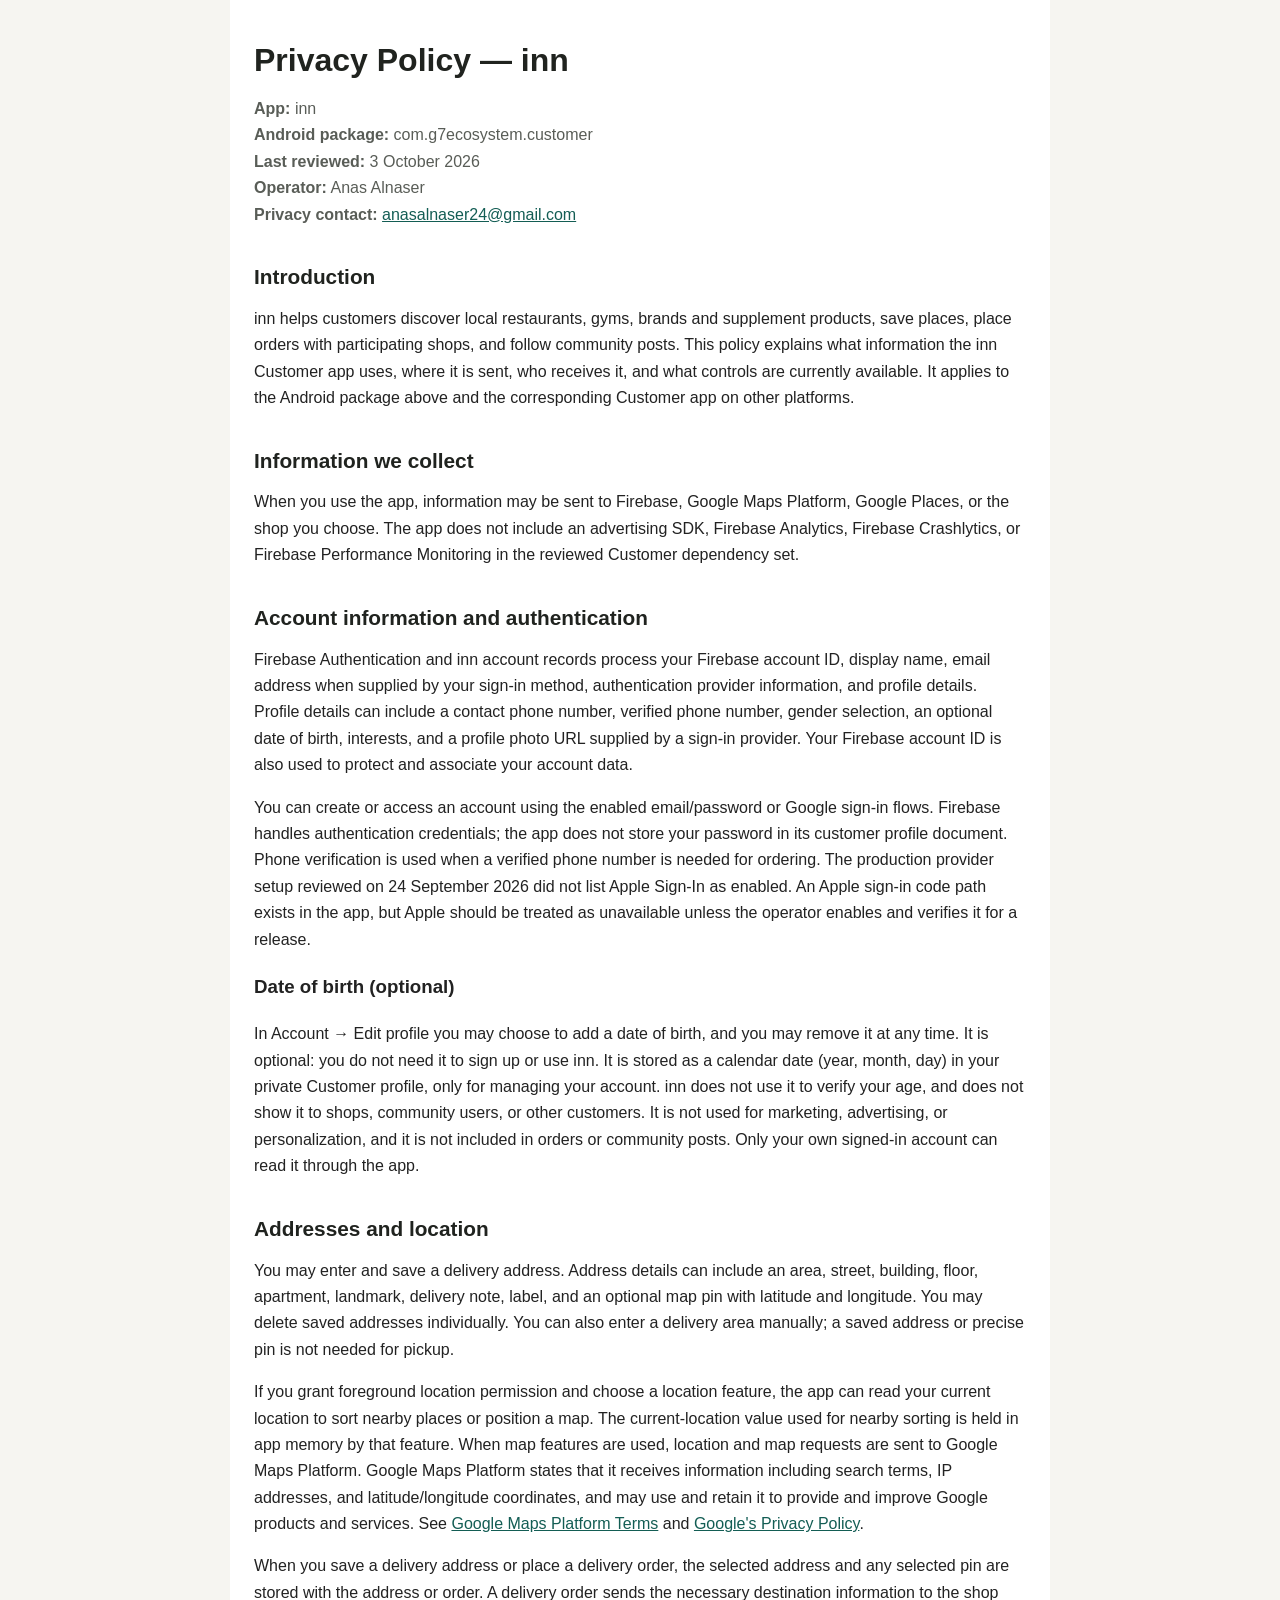
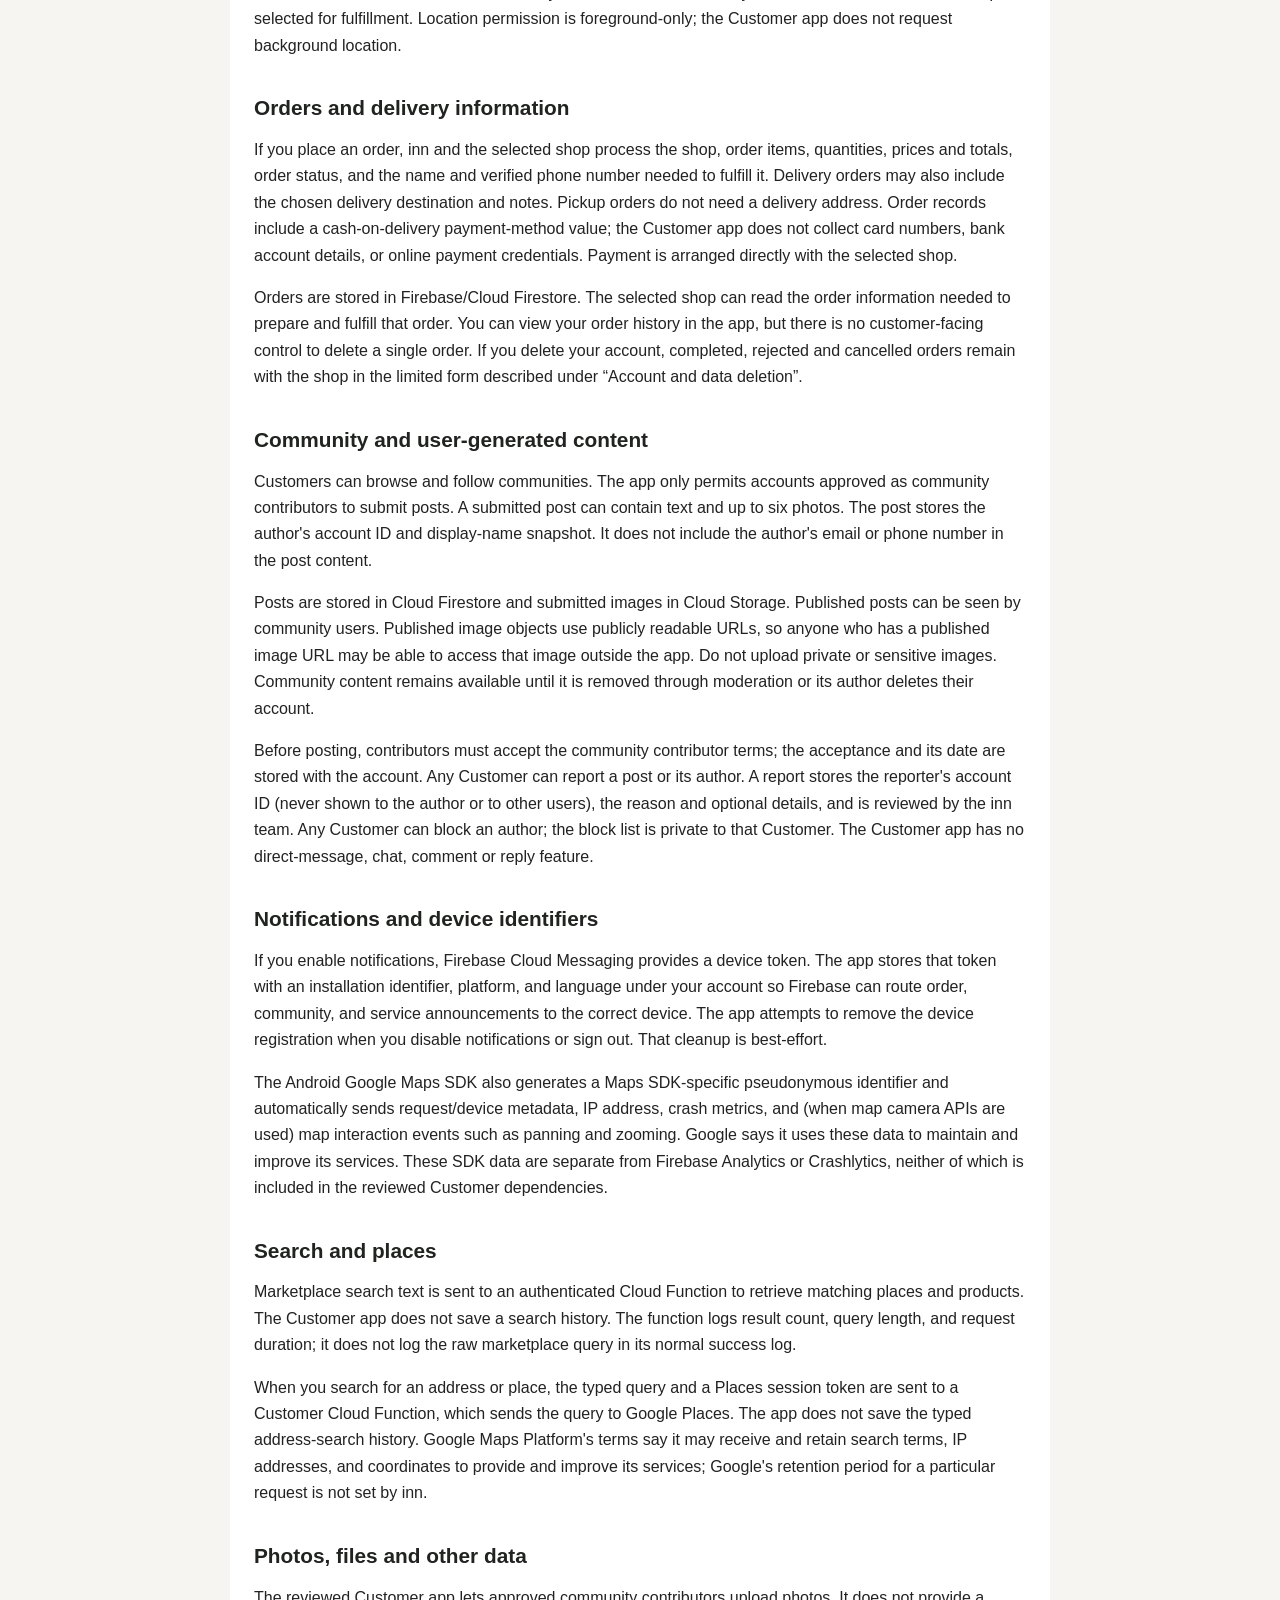
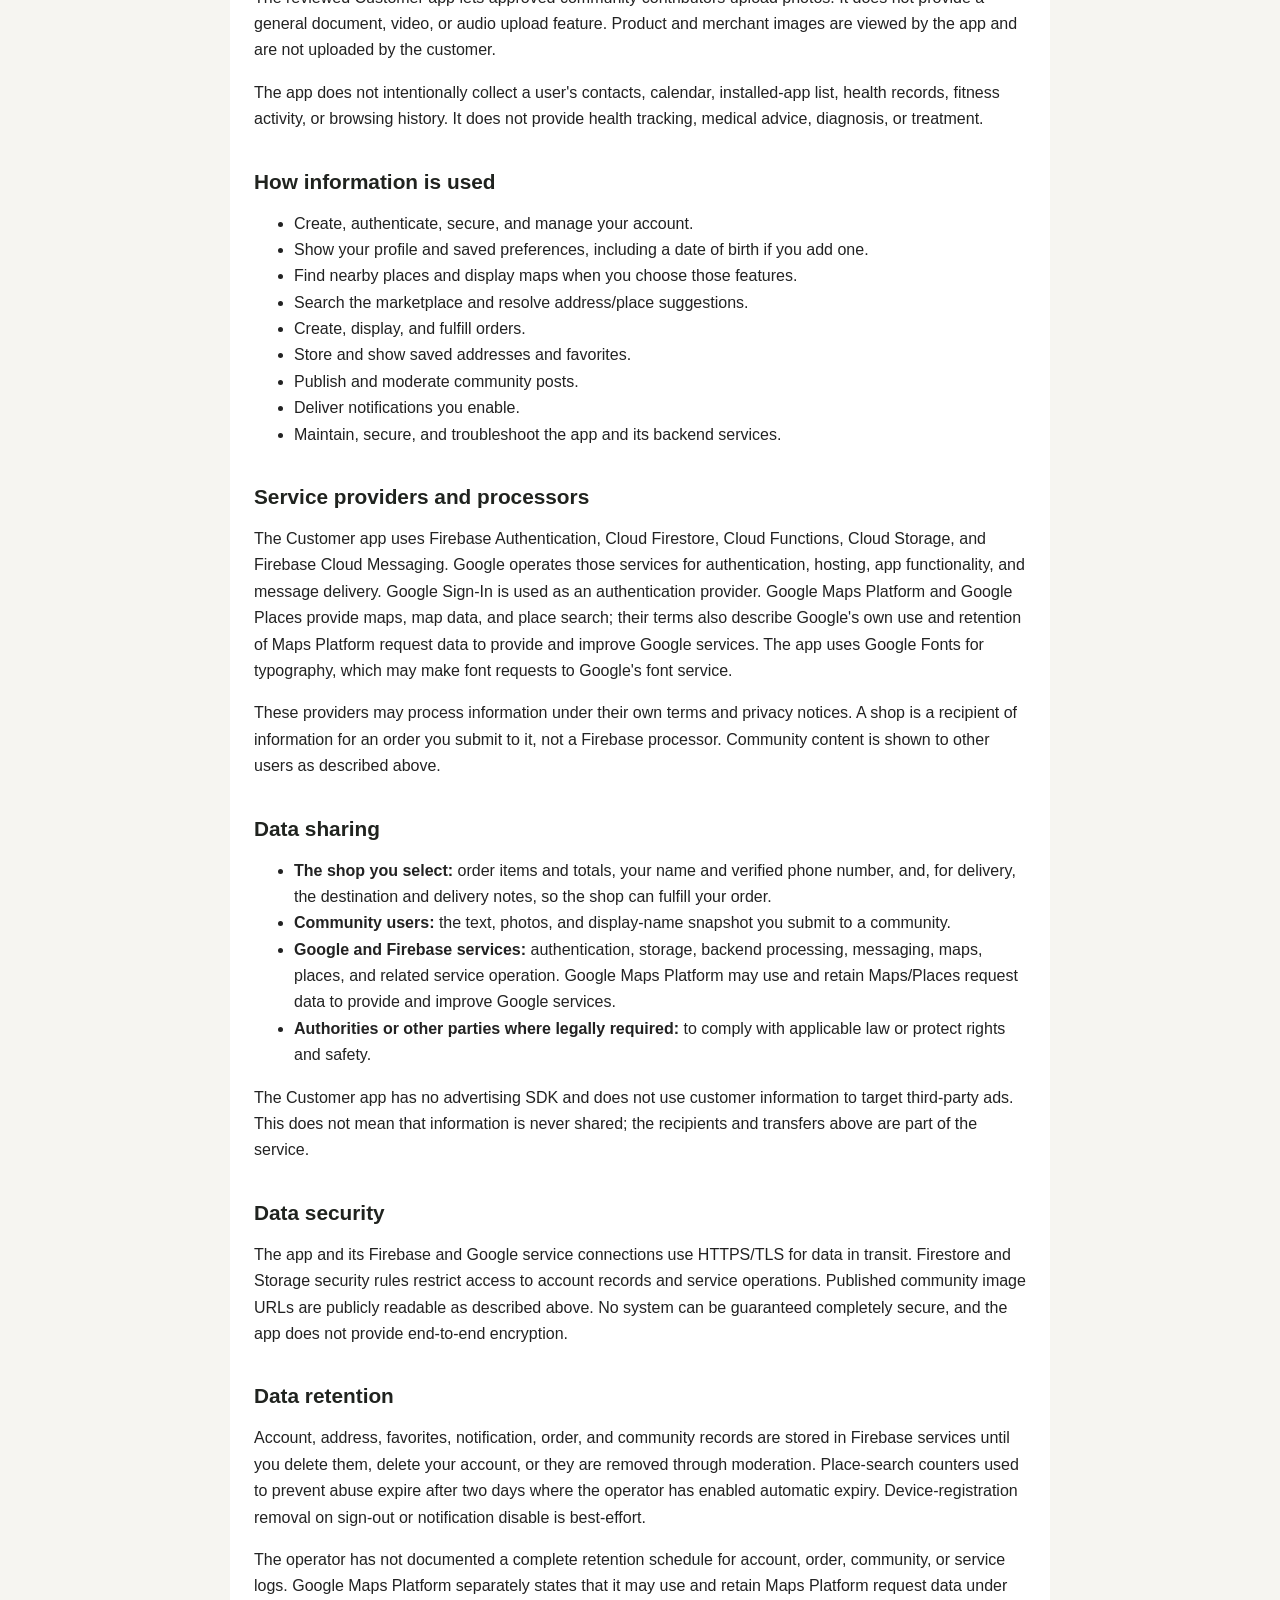
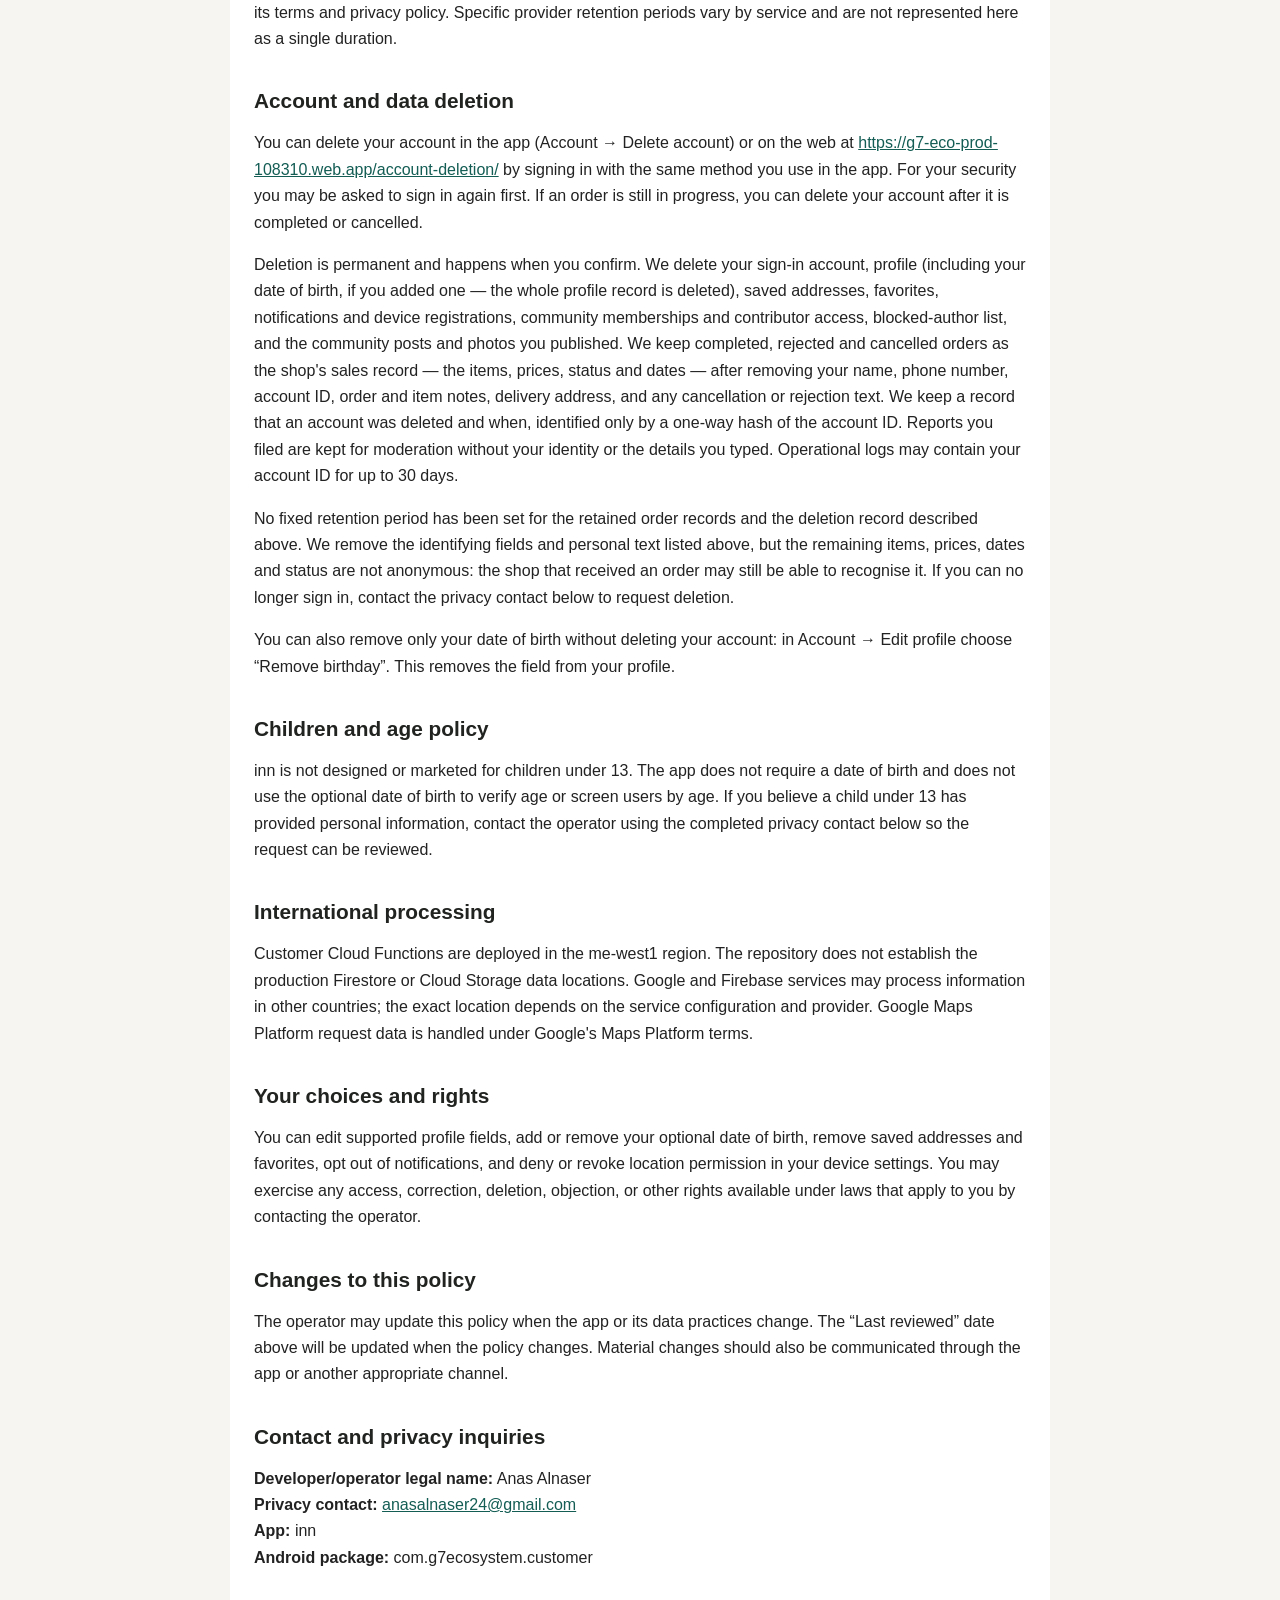
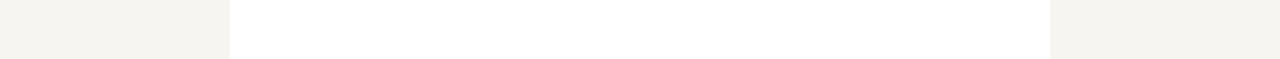
<file: customer/index.html>
<!doctype html>
<html lang="en">
  <head>
    <meta charset="utf-8">
    <meta name="viewport" content="width=device-width, initial-scale=1">
    <meta name="robots" content="index,follow">
    <title>Privacy Policy — inn</title>
    <style>
      :root { color-scheme: light; font-family: Inter, Arial, sans-serif; color: #222; background: #f6f5f1; }
      body { margin: 0; line-height: 1.65; }
      main { box-sizing: border-box; max-width: 820px; margin: 0 auto; padding: 40px 24px 72px; background: #fff; }
      h1, h2 { line-height: 1.25; color: #20231f; }
      h1 { margin: 0 0 12px; font-size: 2rem; }
      h2 { margin: 36px 0 10px; font-size: 1.3rem; }
      p, li { font-size: 1rem; }
      .meta { color: #595d57; }
      a { color: #135d54; }
      @media (max-width: 600px) { main { padding: 28px 18px 48px; } h1 { font-size: 1.7rem; } }
    </style>
  </head>
  <body>
    <main>
      <h1>Privacy Policy — inn</h1>
      <p class="meta"><strong>App:</strong> inn<br>
        <strong>Android package:</strong> com.g7ecosystem.customer<br>
        <strong>Last reviewed:</strong> 3 October 2026<br>
        <strong>Operator:</strong> Anas Alnaser<br>
        <strong>Privacy contact:</strong> <a href="mailto:anasalnaser24@gmail.com">anasalnaser24@gmail.com</a></p>

      <h2>Introduction</h2>
      <p>inn helps customers discover local restaurants, gyms, brands and supplement products, save places, place orders with participating shops, and follow community posts. This policy explains what information the inn Customer app uses, where it is sent, who receives it, and what controls are currently available. It applies to the Android package above and the corresponding Customer app on other platforms.</p>

      <h2>Information we collect</h2>
      <p>When you use the app, information may be sent to Firebase, Google Maps Platform, Google Places, or the shop you choose. The app does not include an advertising SDK, Firebase Analytics, Firebase Crashlytics, or Firebase Performance Monitoring in the reviewed Customer dependency set.</p>

      <h2>Account information and authentication</h2>
      <p>Firebase Authentication and inn account records process your Firebase account ID, display name, email address when supplied by your sign-in method, authentication provider information, and profile details. Profile details can include a contact phone number, verified phone number, gender selection, an optional date of birth, interests, and a profile photo URL supplied by a sign-in provider. Your Firebase account ID is also used to protect and associate your account data.</p>
      <p>You can create or access an account using the enabled email/password or Google sign-in flows. Firebase handles authentication credentials; the app does not store your password in its customer profile document. Phone verification is used when a verified phone number is needed for ordering. The production provider setup reviewed on 24 September 2026 did not list Apple Sign-In as enabled. An Apple sign-in code path exists in the app, but Apple should be treated as unavailable unless the operator enables and verifies it for a release.</p>

      <h3>Date of birth (optional)</h3>
      <p>In Account → Edit profile you may choose to add a date of birth, and you may remove it at any time. It is optional: you do not need it to sign up or use inn. It is stored as a calendar date (year, month, day) in your private Customer profile, only for managing your account. inn does not use it to verify your age, and does not show it to shops, community users, or other customers. It is not used for marketing, advertising, or personalization, and it is not included in orders or community posts. Only your own signed-in account can read it through the app.</p>

      <h2>Addresses and location</h2>
      <p>You may enter and save a delivery address. Address details can include an area, street, building, floor, apartment, landmark, delivery note, label, and an optional map pin with latitude and longitude. You may delete saved addresses individually. You can also enter a delivery area manually; a saved address or precise pin is not needed for pickup.</p>
      <p>If you grant foreground location permission and choose a location feature, the app can read your current location to sort nearby places or position a map. The current-location value used for nearby sorting is held in app memory by that feature. When map features are used, location and map requests are sent to Google Maps Platform. Google Maps Platform states that it receives information including search terms, IP addresses, and latitude/longitude coordinates, and may use and retain it to provide and improve Google products and services. See <a href="https://cloud.google.com/maps-platform/terms">Google Maps Platform Terms</a> and <a href="https://policies.google.com/privacy">Google's Privacy Policy</a>.</p>
      <p>When you save a delivery address or place a delivery order, the selected address and any selected pin are stored with the address or order. A delivery order sends the necessary destination information to the shop selected for fulfillment. Location permission is foreground-only; the Customer app does not request background location.</p>

      <h2>Orders and delivery information</h2>
      <p>If you place an order, inn and the selected shop process the shop, order items, quantities, prices and totals, order status, and the name and verified phone number needed to fulfill it. Delivery orders may also include the chosen delivery destination and notes. Pickup orders do not need a delivery address. Order records include a cash-on-delivery payment-method value; the Customer app does not collect card numbers, bank account details, or online payment credentials. Payment is arranged directly with the selected shop.</p>
      <p>Orders are stored in Firebase/Cloud Firestore. The selected shop can read the order information needed to prepare and fulfill that order. You can view your order history in the app, but there is no customer-facing control to delete a single order. If you delete your account, completed, rejected and cancelled orders remain with the shop in the limited form described under “Account and data deletion”.</p>

      <h2>Community and user-generated content</h2>
      <p>Customers can browse and follow communities. The app only permits accounts approved as community contributors to submit posts. A submitted post can contain text and up to six photos. The post stores the author's account ID and display-name snapshot. It does not include the author's email or phone number in the post content.</p>
      <p>Posts are stored in Cloud Firestore and submitted images in Cloud Storage. Published posts can be seen by community users. Published image objects use publicly readable URLs, so anyone who has a published image URL may be able to access that image outside the app. Do not upload private or sensitive images. Community content remains available until it is removed through moderation or its author deletes their account.</p>
      <p>Before posting, contributors must accept the community contributor terms; the acceptance and its date are stored with the account. Any Customer can report a post or its author. A report stores the reporter's account ID (never shown to the author or to other users), the reason and optional details, and is reviewed by the inn team. Any Customer can block an author; the block list is private to that Customer. The Customer app has no direct-message, chat, comment or reply feature.</p>

      <h2>Notifications and device identifiers</h2>
      <p>If you enable notifications, Firebase Cloud Messaging provides a device token. The app stores that token with an installation identifier, platform, and language under your account so Firebase can route order, community, and service announcements to the correct device. The app attempts to remove the device registration when you disable notifications or sign out. That cleanup is best-effort.</p>
      <p>The Android Google Maps SDK also generates a Maps SDK-specific pseudonymous identifier and automatically sends request/device metadata, IP address, crash metrics, and (when map camera APIs are used) map interaction events such as panning and zooming. Google says it uses these data to maintain and improve its services. These SDK data are separate from Firebase Analytics or Crashlytics, neither of which is included in the reviewed Customer dependencies.</p>

      <h2>Search and places</h2>
      <p>Marketplace search text is sent to an authenticated Cloud Function to retrieve matching places and products. The Customer app does not save a search history. The function logs result count, query length, and request duration; it does not log the raw marketplace query in its normal success log.</p>
      <p>When you search for an address or place, the typed query and a Places session token are sent to a Customer Cloud Function, which sends the query to Google Places. The app does not save the typed address-search history. Google Maps Platform's terms say it may receive and retain search terms, IP addresses, and coordinates to provide and improve its services; Google's retention period for a particular request is not set by inn.</p>

      <h2>Photos, files and other data</h2>
      <p>The reviewed Customer app lets approved community contributors upload photos. It does not provide a general document, video, or audio upload feature. Product and merchant images are viewed by the app and are not uploaded by the customer.</p>
      <p>The app does not intentionally collect a user's contacts, calendar, installed-app list, health records, fitness activity, or browsing history. It does not provide health tracking, medical advice, diagnosis, or treatment.</p>

      <h2>How information is used</h2>
      <ul>
        <li>Create, authenticate, secure, and manage your account.</li>
        <li>Show your profile and saved preferences, including a date of birth if you add one.</li>
        <li>Find nearby places and display maps when you choose those features.</li>
        <li>Search the marketplace and resolve address/place suggestions.</li>
        <li>Create, display, and fulfill orders.</li>
        <li>Store and show saved addresses and favorites.</li>
        <li>Publish and moderate community posts.</li>
        <li>Deliver notifications you enable.</li>
        <li>Maintain, secure, and troubleshoot the app and its backend services.</li>
      </ul>

      <h2>Service providers and processors</h2>
      <p>The Customer app uses Firebase Authentication, Cloud Firestore, Cloud Functions, Cloud Storage, and Firebase Cloud Messaging. Google operates those services for authentication, hosting, app functionality, and message delivery. Google Sign-In is used as an authentication provider. Google Maps Platform and Google Places provide maps, map data, and place search; their terms also describe Google's own use and retention of Maps Platform request data to provide and improve Google services. The app uses Google Fonts for typography, which may make font requests to Google's font service.</p>
      <p>These providers may process information under their own terms and privacy notices. A shop is a recipient of information for an order you submit to it, not a Firebase processor. Community content is shown to other users as described above.</p>

      <h2>Data sharing</h2>
      <ul>
        <li><strong>The shop you select:</strong> order items and totals, your name and verified phone number, and, for delivery, the destination and delivery notes, so the shop can fulfill your order.</li>
        <li><strong>Community users:</strong> the text, photos, and display-name snapshot you submit to a community.</li>
        <li><strong>Google and Firebase services:</strong> authentication, storage, backend processing, messaging, maps, places, and related service operation. Google Maps Platform may use and retain Maps/Places request data to provide and improve Google services.</li>
        <li><strong>Authorities or other parties where legally required:</strong> to comply with applicable law or protect rights and safety.</li>
      </ul>
      <p>The Customer app has no advertising SDK and does not use customer information to target third-party ads. This does not mean that information is never shared; the recipients and transfers above are part of the service.</p>

      <h2>Data security</h2>
      <p>The app and its Firebase and Google service connections use HTTPS/TLS for data in transit. Firestore and Storage security rules restrict access to account records and service operations. Published community image URLs are publicly readable as described above. No system can be guaranteed completely secure, and the app does not provide end-to-end encryption.</p>

      <h2>Data retention</h2>
      <p>Account, address, favorites, notification, order, and community records are stored in Firebase services until you delete them, delete your account, or they are removed through moderation. Place-search counters used to prevent abuse expire after two days where the operator has enabled automatic expiry. Device-registration removal on sign-out or notification disable is best-effort.</p>
      <p>The operator has not documented a complete retention schedule for account, order, community, or service logs. Google Maps Platform separately states that it may use and retain Maps Platform request data under its terms and privacy policy. Specific provider retention periods vary by service and are not represented here as a single duration.</p>

      <h2>Account and data deletion</h2>
      <p>You can delete your account in the app (Account → Delete account) or on the web at <a href="https://g7-eco-prod-108310.web.app/account-deletion/">https://g7-eco-prod-108310.web.app/account-deletion/</a> by signing in with the same method you use in the app. For your security you may be asked to sign in again first. If an order is still in progress, you can delete your account after it is completed or cancelled.</p>
      <p>Deletion is permanent and happens when you confirm. We delete your sign-in account, profile (including your date of birth, if you added one — the whole profile record is deleted), saved addresses, favorites, notifications and device registrations, community memberships and contributor access, blocked-author list, and the community posts and photos you published. We keep completed, rejected and cancelled orders as the shop's sales record — the items, prices, status and dates — after removing your name, phone number, account ID, order and item notes, delivery address, and any cancellation or rejection text. We keep a record that an account was deleted and when, identified only by a one-way hash of the account ID. Reports you filed are kept for moderation without your identity or the details you typed. Operational logs may contain your account ID for up to 30 days.</p>
      <p>No fixed retention period has been set for the retained order records and the deletion record described above. We remove the identifying fields and personal text listed above, but the remaining items, prices, dates and status are not anonymous: the shop that received an order may still be able to recognise it. If you can no longer sign in, contact the privacy contact below to request deletion.</p>
      <p>You can also remove only your date of birth without deleting your account: in Account → Edit profile choose “Remove birthday”. This removes the field from your profile.</p>

      <h2>Children and age policy</h2>
      <p>inn is not designed or marketed for children under 13. The app does not require a date of birth and does not use the optional date of birth to verify age or screen users by age. If you believe a child under 13 has provided personal information, contact the operator using the completed privacy contact below so the request can be reviewed.</p>

      <h2>International processing</h2>
      <p>Customer Cloud Functions are deployed in the me-west1 region. The repository does not establish the production Firestore or Cloud Storage data locations. Google and Firebase services may process information in other countries; the exact location depends on the service configuration and provider. Google Maps Platform request data is handled under Google's Maps Platform terms.</p>

      <h2>Your choices and rights</h2>
      <p>You can edit supported profile fields, add or remove your optional date of birth, remove saved addresses and favorites, opt out of notifications, and deny or revoke location permission in your device settings. You may exercise any access, correction, deletion, objection, or other rights available under laws that apply to you by contacting the operator.</p>

      <h2>Changes to this policy</h2>
      <p>The operator may update this policy when the app or its data practices change. The “Last reviewed” date above will be updated when the policy changes. Material changes should also be communicated through the app or another appropriate channel.</p>

      <h2>Contact and privacy inquiries</h2>
      <p><strong>Developer/operator legal name:</strong> Anas Alnaser<br>
        <strong>Privacy contact:</strong> <a href="mailto:anasalnaser24@gmail.com">anasalnaser24@gmail.com</a><br>
        <strong>App:</strong> inn<br>
        <strong>Android package:</strong> com.g7ecosystem.customer</p>
    </main>
  </body>
</html>
</file>
